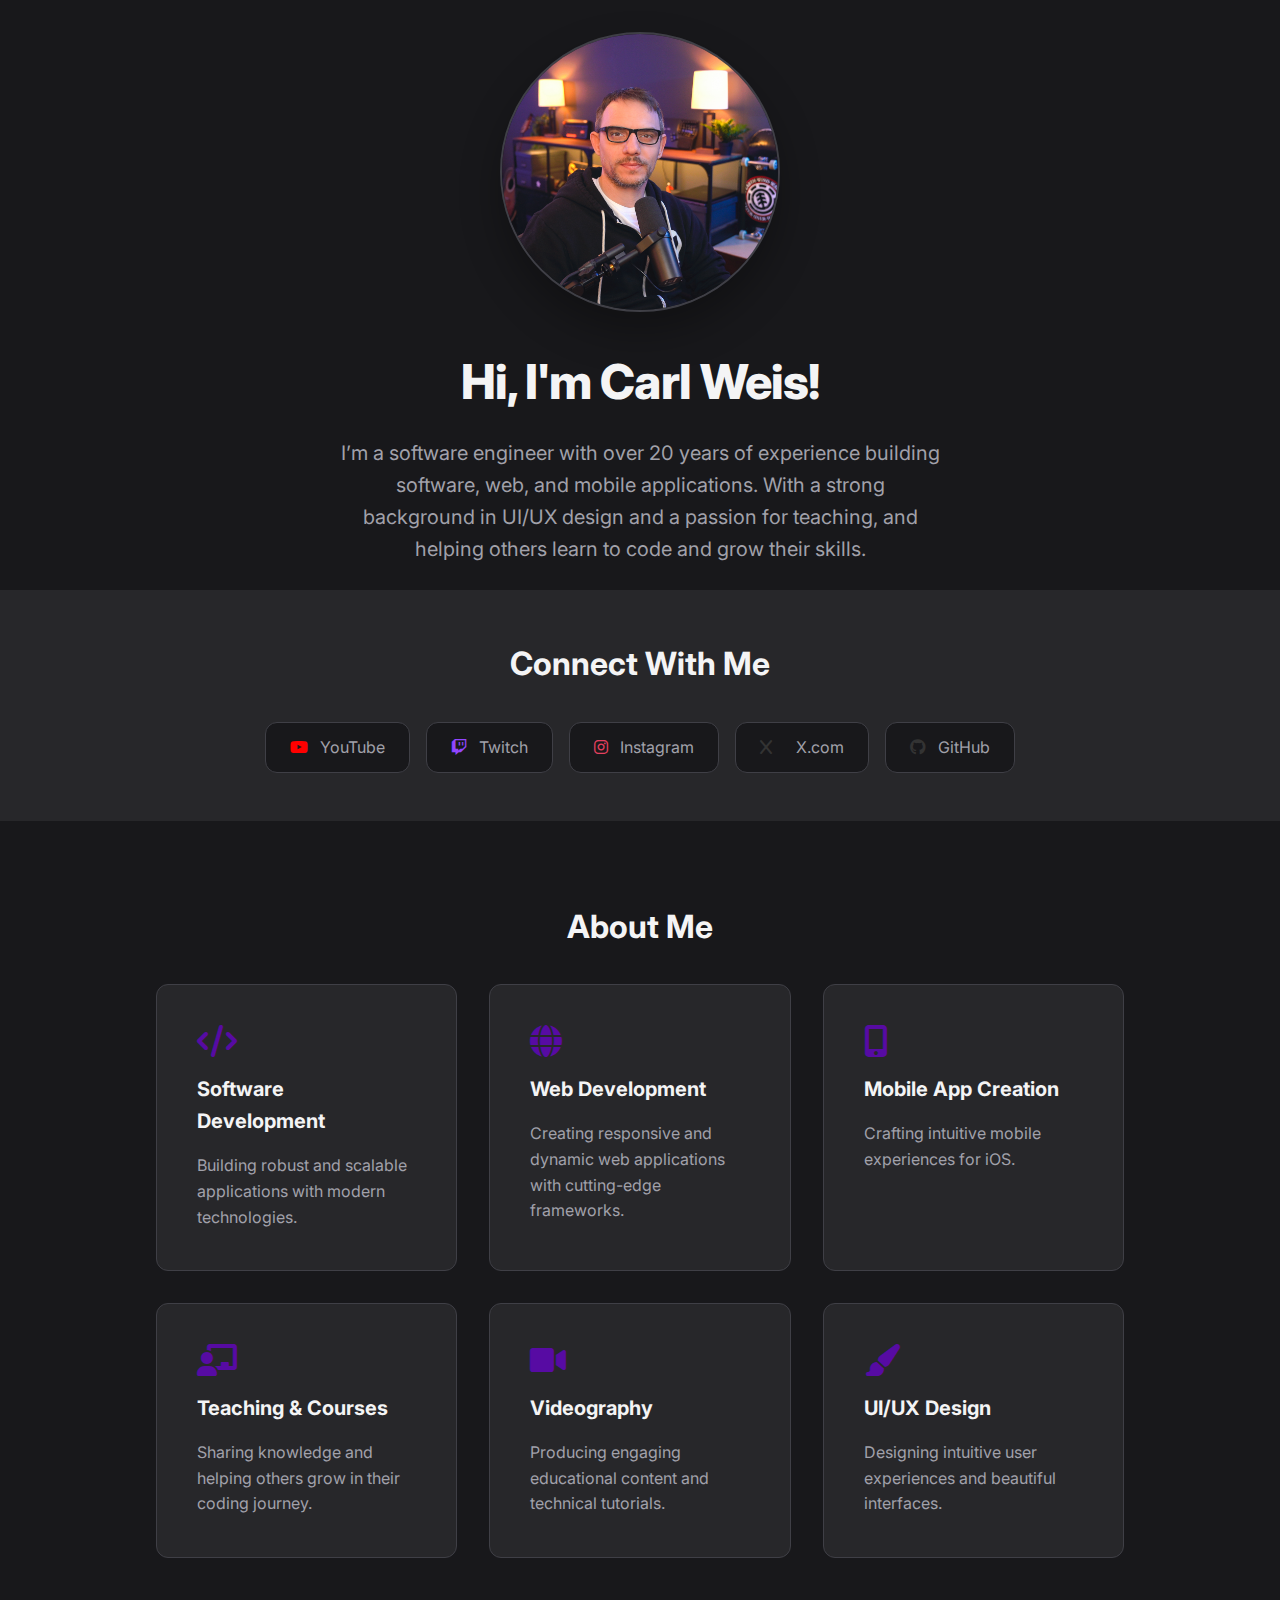
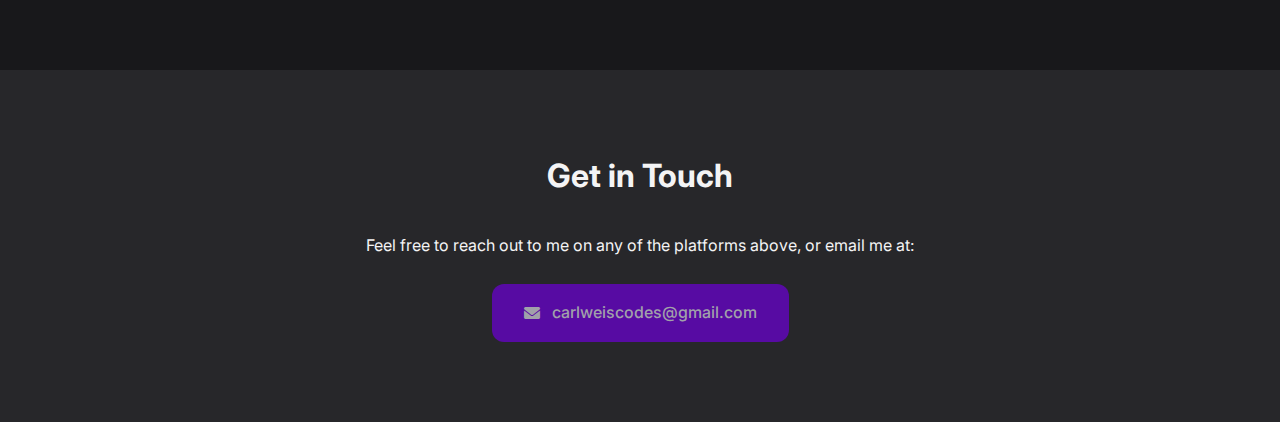
<file: index.html>
<!DOCTYPE html>
<html lang="en">
<head>
    <meta charset="UTF-8">
    <meta name="viewport" content="width=device-width, initial-scale=1.0">
    <title>Carl Weis - Software Engineer</title>
    <link rel="stylesheet" href="styles.css">
    <link rel="stylesheet" href="https://cdnjs.cloudflare.com/ajax/libs/font-awesome/6.0.0/css/all.min.css">
    <link href="https://fonts.googleapis.com/css2?family=Inter:wght@400;500;600;700&display=swap" rel="stylesheet">
</head>
<body>
    <header class="container">
        <div class="flex items-center justify-center">
          <img src="images/headshot.jpg" alt="Headshot of Carl Weis" class="rounded-full border" width="300"/>
        </div>
        <h1>Hi, I'm Carl Weis!</h1>
        <p>
          I’m a software engineer with over 20 years of experience building software, web, and mobile applications. With a strong background in UI/UX design and a passion for teaching, and helping others learn to code and grow their skills.
        </p>
        <br/>
    </header>

    <section class="social-links">
        <div class="container">
            <h2>Connect With Me</h2>
            <div class="social-grid">
                <a href="https://www.youtube.com/@carlweis" class="social-link">
                    <i class="fab fa-youtube" style="color: #ff0000;"></i>
                    <span>YouTube</span>
                </a>
                <a href="https://www.twitch.tv/carlweiscodes" class="social-link">
                    <i class="fab fa-twitch" style="color: #9146ff;"></i>
                    <span>Twitch</span>
                </a>
                <a href="https://www.instagram.com/carlweiscodes/" class="social-link">
                    <i class="fab fa-instagram" style="color: #e4405f;"></i>
                    <span>Instagram</span>
                </a>
                <a href="https://x.com/carlweiscodes" class="social-link">
                  <i class="fab fa-x" style="color: #333;"></i>
                  <i class="fa-brands fa-x-twitter" style="color: #000000;"></i>
                  <span>X.com</span>
                </a>
                <a href="https://github.com/carlweis" class="social-link">
                    <i class="fab fa-github" style="color: #333;"></i>
                    <span>GitHub</span>
                </a>
            </div>
        </div>
    </section>

    <section class="about-section container">
        <h2>About Me</h2>
        <div class="specialty-list">
            <div class="specialty-item">
                <i class="fas fa-code"></i>
                <h3>Software Development</h3>
                <p>Building robust and scalable applications with modern technologies.</p>
            </div>
            <div class="specialty-item">
                <i class="fas fa-globe"></i>
                <h3>Web Development</h3>
                <p>Creating responsive and dynamic web applications with cutting-edge frameworks.</p>
            </div>
            <div class="specialty-item">
                <i class="fas fa-mobile-alt"></i>
                <h3>Mobile App Creation</h3>
                <p>Crafting intuitive mobile experiences for iOS.</p>
            </div>
            <div class="specialty-item">
                <i class="fas fa-chalkboard-teacher"></i>
                <h3>Teaching & Courses</h3>
                <p>Sharing knowledge and helping others grow in their coding journey.</p>
            </div>
            <div class="specialty-item">
                <i class="fas fa-video"></i>
                <h3>Videography</h3>
                <p>Producing engaging educational content and technical tutorials.</p>
            </div>
            <div class="specialty-item">
                <i class="fas fa-paint-brush"></i>
                <h3>UI/UX Design</h3>
                <p>Designing intuitive user experiences and beautiful interfaces.</p>
            </div>
        </div>
    </section>

    <section class="contact-section">
        <div class="container">
            <h2>Get in Touch</h2>
            <p>Feel free to reach out to me on any of the platforms above, or email me at:</p>
            <br/>
            <a href="mailto:carlweiscodes@gmail.com" class="email-button">
                <i class="fas fa-envelope"></i>
                <span>carlweiscodes@gmail.com</span>
            </a>
        </div>
    </section>
</body>
</html>
</file>
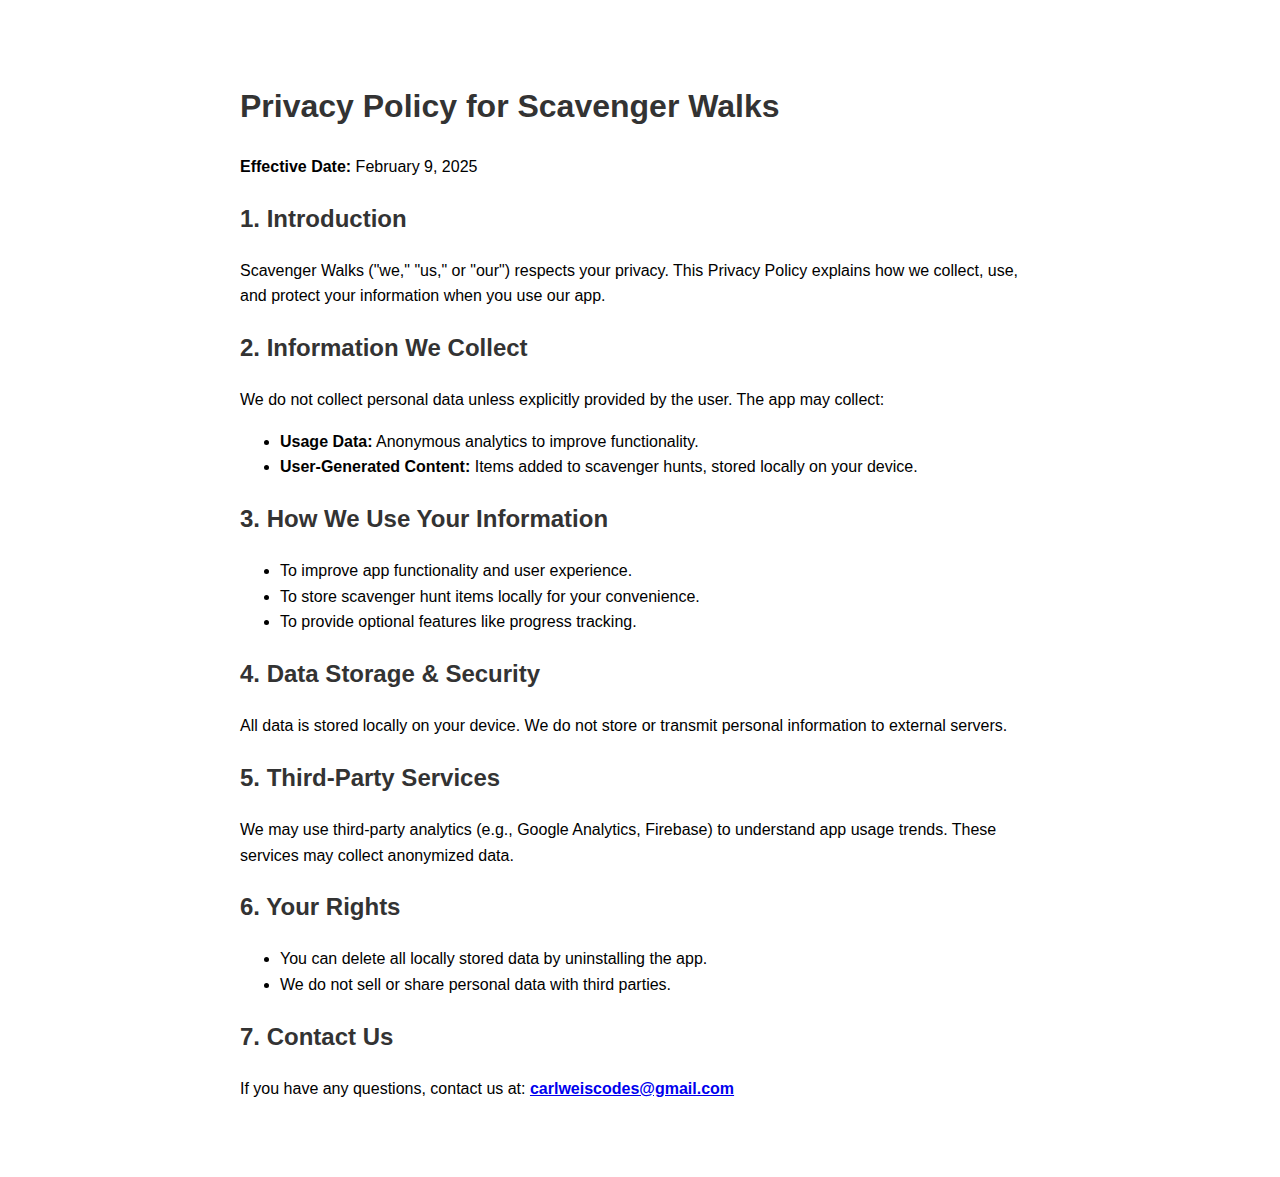
<file: privacy/scavenger-walks.html>
<!DOCTYPE html>
<html lang="en">
<head>
    <meta charset="UTF-8">
    <meta name="viewport" content="width=device-width, initial-scale=1.0">
    <title>Privacy Policy - Scavenger Walks</title>
    <style>
        body {
            font-family: Arial, sans-serif;
            line-height: 1.6;
            max-width: 800px;
            margin: 40px auto;
            padding: 20px;
        }
        h1, h2 {
            color: #333;
        }
    </style>
</head>
<body>

    <h1>Privacy Policy for Scavenger Walks</h1>
    <p><strong>Effective Date:</strong> February 9, 2025</p>

    <h2>1. Introduction</h2>
    <p>Scavenger Walks ("we," "us," or "our") respects your privacy. This Privacy Policy explains how we collect, use, and protect your information when you use our app.</p>

    <h2>2. Information We Collect</h2>
    <p>We do not collect personal data unless explicitly provided by the user. The app may collect:</p>
    <ul>
        <li><strong>Usage Data:</strong> Anonymous analytics to improve functionality.</li>
        <li><strong>User-Generated Content:</strong> Items added to scavenger hunts, stored locally on your device.</li>
    </ul>

    <h2>3. How We Use Your Information</h2>
    <ul>
        <li>To improve app functionality and user experience.</li>
        <li>To store scavenger hunt items locally for your convenience.</li>
        <li>To provide optional features like progress tracking.</li>
    </ul>

    <h2>4. Data Storage & Security</h2>
    <p>All data is stored locally on your device. We do not store or transmit personal information to external servers.</p>

    <h2>5. Third-Party Services</h2>
    <p>We may use third-party analytics (e.g., Google Analytics, Firebase) to understand app usage trends. These services may collect anonymized data.</p>

    <h2>6. Your Rights</h2>
    <ul>
        <li>You can delete all locally stored data by uninstalling the app.</li>
        <li>We do not sell or share personal data with third parties.</li>
    </ul>

    <h2>7. Contact Us</h2>
    <p>If you have any questions, contact us at: <strong><a href="mailto:carlweiscodes@gmail.com">carlweiscodes@gmail.com</a></strong></p>

</body>
</html>
</file>
<file: styles.css>
:root {
  --primary-color: #570BA3;
  --primary-light: #7300DE;
  --text-dark: #f4f4f5;
  --text-light: #a1a1aa;
  --bg-dark: #18181b;
  --bg-zinc: #27272a;
  --border-color: #3f3f46;
}

* {
  box-sizing: border-box;
  margin: 0;
  padding: 0;
}

body {
  font-family: "Inter", -apple-system, sans-serif;
  background: var(--bg-dark);
  color: var(--text-dark);
  line-height: 1.6;
}

.container {
  max-width: 1100px;
  margin: 0 auto;
  padding: 0 1.5rem;
}

/* Header */
header {
  text-align: center;
  padding: 4rem 1rem;
  background: var(--bg-dark);
}

.flex {
  display: flex;
}

.items-center {
  align-items: center;
}

.justify-center {
  justify-content: center;
}

header img {
  display: block;
  width: 280px;
  height: 280px;
  object-fit: cover;
  border-radius: 50%;
  margin: 2rem 0;
  border: 2px solid var(--border-color);
  box-shadow: 0 20px 40px rgba(0, 0, 0, 0.3);
  transition: transform 0.3s ease;
}

header img:hover {
  transform: translateY(-5px);
}

h1 {
  font-size: 3rem;
  font-weight: 800;
  color: var(--text-dark);
  margin-bottom: 1rem;
  letter-spacing: -0.02em;
}

header p {
  font-size: 1.25rem;
  color: var(--text-light);
  max-width: 600px;
  margin: 0 auto;
}

/* Social Links */
.social-links {
  background: var(--bg-zinc);
  padding: 3rem 0;
}

.social-grid {
  display: flex;
  flex-wrap: wrap;
  gap: 1rem;
  justify-content: center;
  max-width: 800px;
  margin: 0 auto;
}

.social-link {
  display: flex;
  align-items: center;
  gap: 0.75rem;
  padding: 0.75rem 1.5rem;
  background: var(--bg-dark);
  border-radius: 12px;
  text-decoration: none;
  color: var(--text-light);
  transition: all 0.2s ease;
  border: 1px solid var(--border-color);
}

.social-link:hover {
  transform: translateY(-2px);
  color: var(--primary-color);
  border-color: var(--primary-light);
  box-shadow: 0 4px 12px rgba(96, 165, 250, 0.1);
}

/* About Section */
.about-section {
  padding: 5rem 0;
  background: var(--bg-dark);
}

.specialty-list {
  display: grid;
  grid-template-columns: repeat(auto-fit, minmax(300px, 1fr));
  gap: 2rem;
  max-width: 1000px;
  margin: 2rem auto;
  padding: 0 1rem;
}

.specialty-item {
  background: var(--bg-zinc);
  padding: 2.5rem;
  border-radius: 12px;
  position: relative;
  overflow: hidden;
  border: 1px solid var(--border-color);
}

.specialty-item i {
  font-size: 2rem;
  color: var(--primary-color);
  margin-bottom: 1rem;
  display: block;
}

h2 {
  font-size: 2rem;
  text-align: center;
  margin-bottom: 2rem;
  color: var(--text-dark);
}

h3 {
  font-size: 1.25rem;
  color: var(--text-dark);
  margin-bottom: 1rem;
}

.specialty-item p {
  color: var(--text-light);
  line-height: 1.6;
}

/* Contact Section */
.contact-section {
  background: var(--bg-zinc);
  padding: 5rem 0;
  text-align: center;
}

.email-button {
  display: inline-flex;
  align-items: center;
  gap: 0.75rem;
  background: var(--primary-color);
  color: var(--text-light);
  padding: 1rem 2rem;
  border-radius: 12px;
  text-decoration: none;
  font-weight: 500;
  transition: all 0.2s ease;
}

.email-button:hover {
  transform: translateY(-2px);
  background: var(--primary-light);
  box-shadow: 0 4px 12px rgba(96, 165, 250, 0.2);
}

/* Responsive Design */
@media (max-width: 768px) {
  h1 {
    font-size: 2.5rem;
  }

  header img {
    width: 240px;
    height: 240px;
  }

  .social-grid {
    gap: 0.75rem;
  }

  .social-link {
    padding: 0.6rem 1.2rem;
  }

  .specialty-list {
    grid-template-columns: 1fr;
    padding: 0 1rem;
  }

  .specialty-item {
    padding: 2rem;
  }
}

/* Smooth Scrolling */
html {
  scroll-behavior: smooth;
}
</file>
